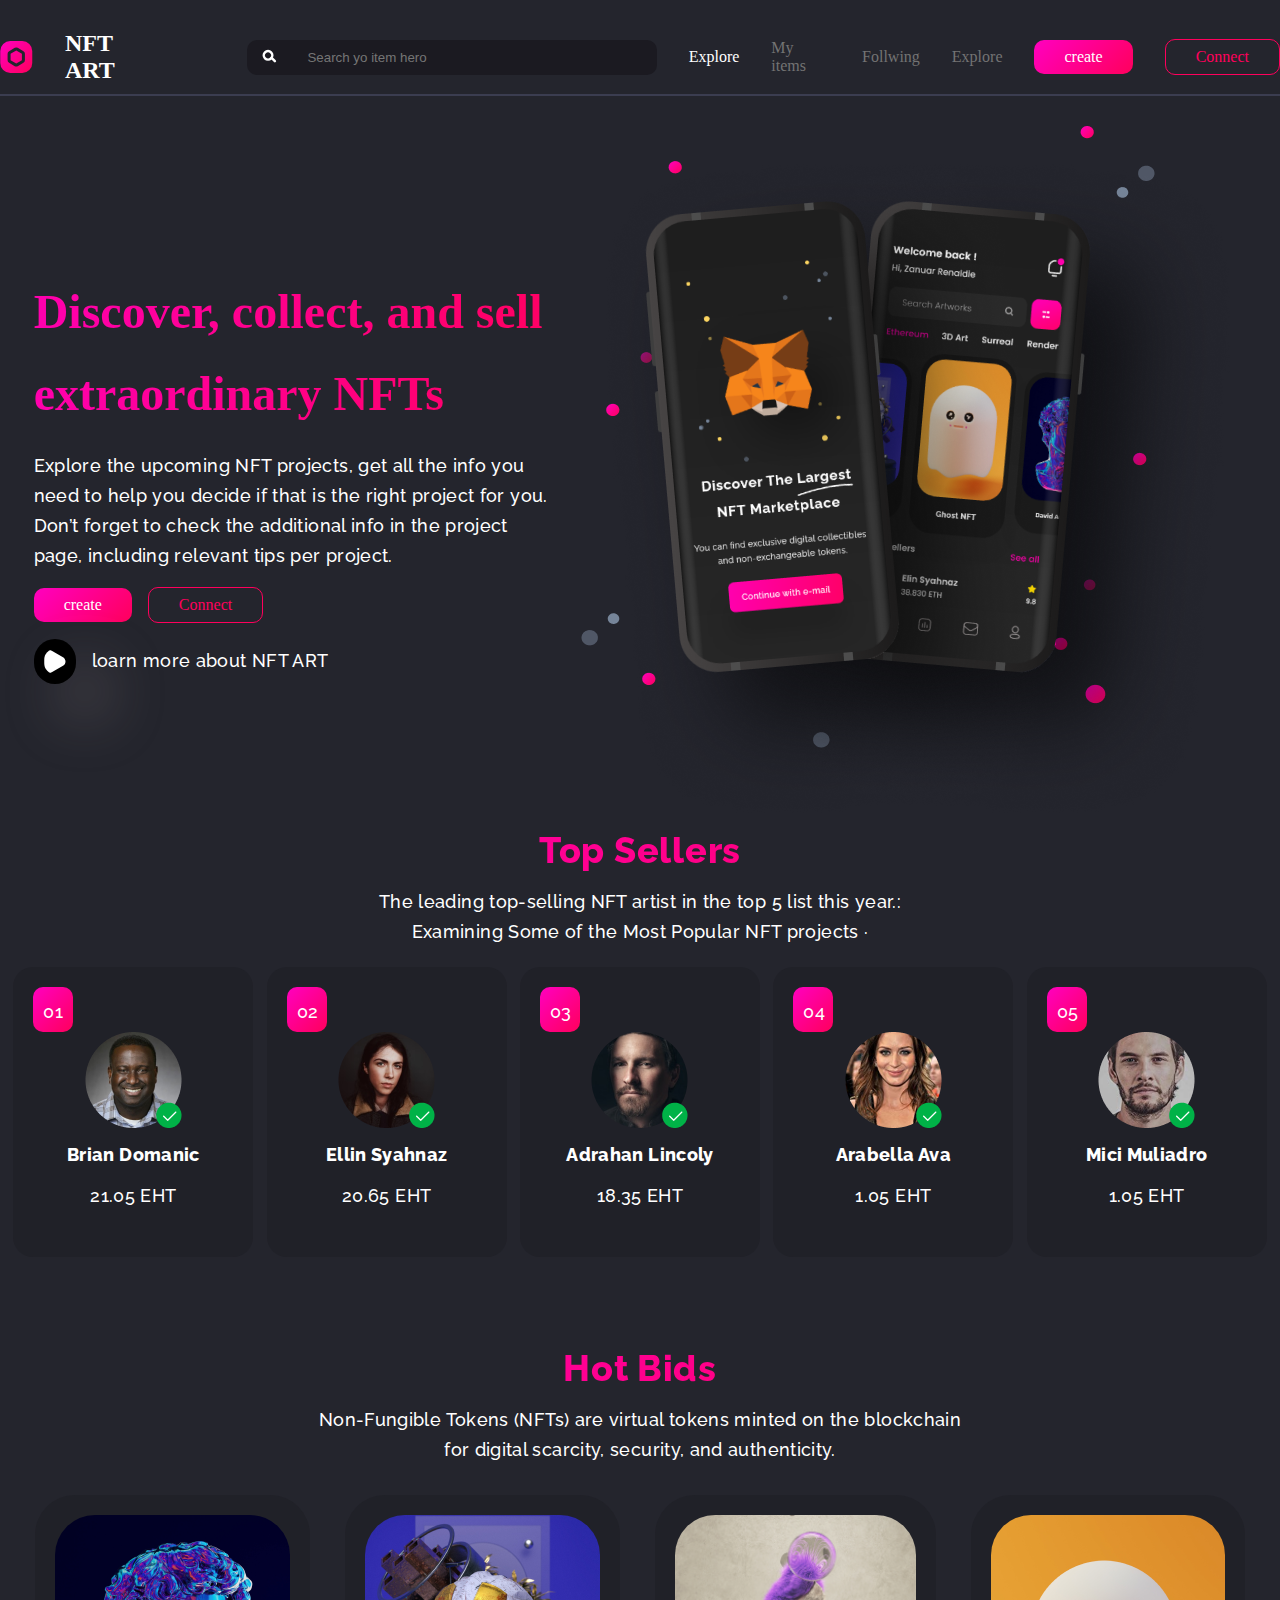
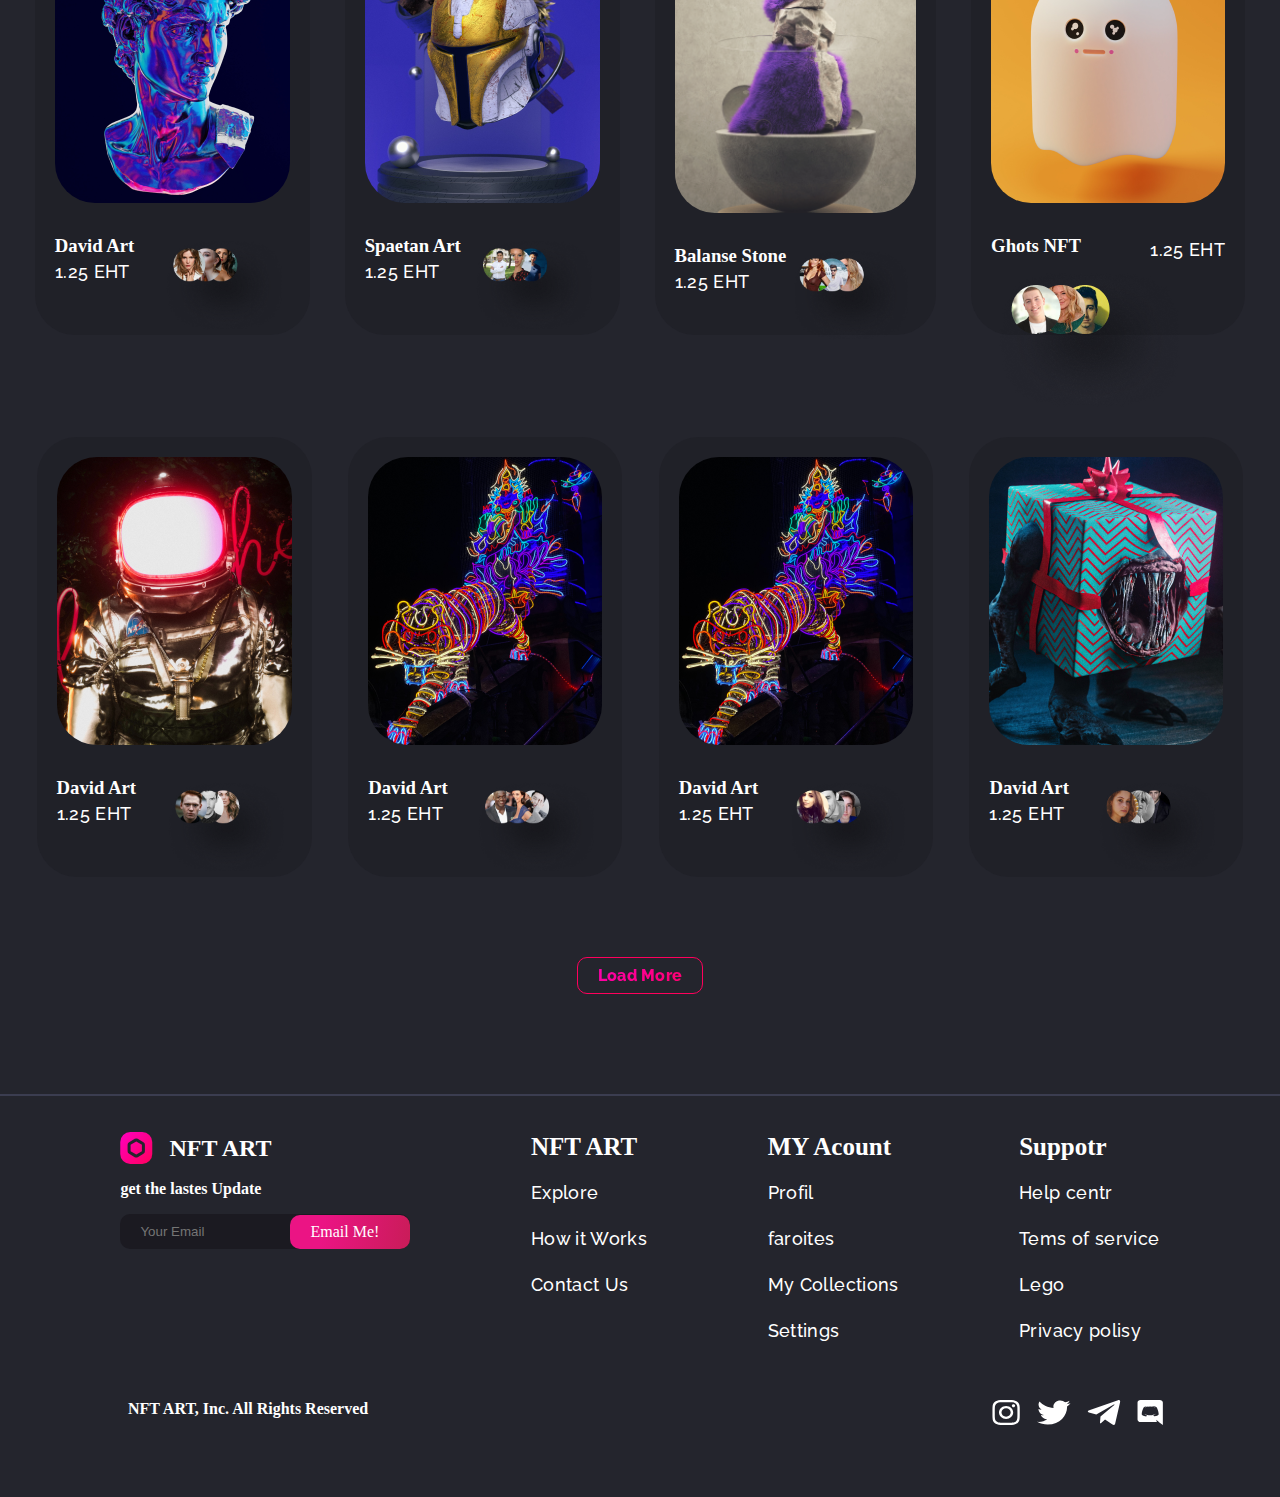
<file: 17-dars/1-topshiriq/index.html>
<!DOCTYPE html>
<html lang="en">
  <head>
    <meta charset="UTF-8" />
    <meta name="viewport" content="width=device-width, initial-scale=1.0" />
    <link rel="preconnect" href="https://fonts.googleapis.com" />
    <link rel="preconnect" href="https://fonts.gstatic.com" crossorigin />
    <link href="https://fonts.googleapis.com/css2?family=Raleway:ital,wght@0,100;0,200;0,300;0,400;0,500;0,600;0,700;0,800;0,900;1,100;1,200;1,300;1,400;1,500;1,600;1,700;1,800;1,900&display=swap" rel="stylesheet" />
    <title>NFTS</title>
    <link rel="shortcut icon" href="./icon/Group 43.svg" type="image/x-icon" />

    <link rel="stylesheet" href="./men.css" />
  </head>
  <body>
    <div class="tepa">
      <img src="./icon/Group 43.svg" alt="" />
      <h2>NFT ART</h2>
      <img src="./icon/Icon.svg" alt="" class="icom" />
      <input type="text" placeholder="Search yo item hero" />
      <a href="#">Explore</a>
      <a class="a" href="#">My items</a>
      <a class="a" href="#">Follwing</a>
      <a class="a" href="#">Explore</a>
      <a class="aa" href="#">create</a>
      <a class="aaa" href="#">Connect</a>
    </div>
    <hr />
    <div class="footr">
      <div class="chapa">
        <h1>
          Discover, collect, and sell <br />
          extraordinary NFTs
        </h1>
        <p>
          Explore the upcoming NFT projects, get all the info you <br />
          need to help you decide if that is the right project for you. <br />
          Don’t forget to check the additional info in the project <br />
          page, including relevant tips per project.
        </p>
        <span>
          <a class="aa" href="#">create</a>
          <a class="aaa" href="#">Connect</a>
        </span>
        <span>
          <img src="./icon/Polygon 2.svg" alt="" />
          <p>loarn more about NFT ART</p>
        </span>
      </div>
      <div class="onf">
        <img src="./img/Group 104.png" alt="" />
      </div>
    </div>
    <div class="ortaliq">
      <h1>Top Sellers</h1>
      <p>
        The leading top-selling NFT artist in the top 5 list this year.: <br />
        Examining Some of the Most Popular NFT projects ·
      </p>
    </div>
    <div class="hoho">
      <div class="elli">
        <p>01</p>
        <span>
          <img src="./img/Group 70.png" alt="" />
          <h3>Brian Domanic</h3>
          <p>21.05 EHT</p>
        </span>
      </div>
      <div class="elli">
        <p>02</p>
        <span>
          <img src="./img/Group 70 (1).png" alt="" />
          <h3>Ellin Syahnaz</h3>
          <p>20.65 EHT</p>
        </span>
      </div>
      <div class="elli">
        <p>03</p>
        <span>
          <img src="./img/Group 70 (2).png" alt="" />
          <h3>Adrahan Lincoly</h3>
          <p>18.35 EHT</p>
        </span>
      </div>
      <div class="elli">
        <p>04</p>
        <span>
          <img src="./img/Group 70 (3).png" alt="" />
          <h3>Arabella Ava</h3>
          <p>1.05 EHT</p>
        </span>
      </div>
      <div class="elli">
        <p>05</p>
        <span>
          <img src="./img/Group 70 (4).png" alt="" />
          <h3>Mici Muliadro</h3>
          <p>1.05 EHT</p>
        </span>
      </div>
    </div>
    <br /><br /><br /><br /><br />
    <div class="ortaliq">
      <h1>Hot Bids</h1>
      <p>
        Non-Fungible Tokens (NFTs) are virtual tokens minted on the blockchain <br />
        for digital scarcity, security, and authenticity.
      </p>
    </div>
    <div class="kattabox">
      <div class="ichikbox">
        <img src="./img/simon-lee-hbFKxsIqclc-unsplash 1.png" alt="" />
        <div>
          <span>
            <h3>David Art</h3>
            <p>1.25 EHT</p>
          </span>
          <img src="./img/Group 103.png" alt="" />
        </div>
      </div>

      <div class="ichikbox">
        <img src="./img/lekoarts-WyPFXoVrGx0-unsplash 1.png" alt="" />
        <div>
          <span>
            <h3>Spaetan Art</h3>
            <p>1.25 EHT</p>
          </span>
          <img src="./img/Group 103 (3).png" alt="" />
        </div>
      </div>

      <div class="ichikbox">
        <img src="./img/luke-jones-D7Lm00vgJD8-unsplash 1.png" alt="" />
        <div class="erer">
          <span>
            <h3>Balanse Stone</h3>
            <p>1.25 EHT</p>
          </span>
          <img class="hmyjjyhnh" src="./img/Group 103 (1).png" alt="" />
        </div>
      </div>

      <div class="ichikbox">
        <img src="./img/warren-umoh-YmTIxQbQo4I-unsplash 1.png" alt="" />
        <span class="nft">
          <div vvvvvvvvv>
            <h3>Ghots NFT</h3>
            <p>1.25 EHT</p>
          </div>
          <img src="./img/Group 103 (2).png" alt="" />
        </span>
      </div>
    </div>
    <br /><br /><br /><br />
    <div class="kattabox">
      <div class="ichikbox">
        <img src="./img/pp.png" alt="" />
        <div>
          <span>
            <h3>David Art</h3>
            <p>1.25 EHT</p>
          </span>
          <img src="./img/ppp.png" alt="" />
        </div>
      </div>

      <div class="ichikbox">
        <img src="./img/pp2.png" alt="" />
        <div>
          <span>
            <h3>David Art</h3>
            <p>1.25 EHT</p>
          </span>
          <img src="./img/ppp1.png" alt="" />
        </div>
      </div>

      <div class="ichikbox">
        <img src="./img/pp2.png" alt="" />
        <div>
          <span>
            <h3>David Art</h3>
            <p>1.25 EHT</p>
          </span>
          <img src="./img/ppp2.png" alt="" />
        </div>
      </div>

      <div class="ichikbox">
        <img src="./img/pp3.png" alt="" />
        <div>
          <span>
            <h3>David Art</h3>
            <p>1.25 EHT</p>
          </span>
          <img src="./img/ppp3.png" alt="" />
        </div>
      </div>
    </div>
    <div class="h">
      <a href="#">Load More</a>
    </div>
    <br /><br /><br /><br /><br />
    <hr />
    <br /><br />
    <div class="tagi">
      <span>
        <h2><img src="./icon/Group 43.svg" alt="" /> NFT ART</h2>
        <h4>get the lastes Update</h4>
        <input type="text" placeholder="Your Email" />
        <a href="#" class="ich">Email Me!</a>
      </span>

      <span>
        <h3>NFT ART</h3>
        <p>Explore</p>
        <p>How it Works</p>
        <p>Contact Us</p>
      </span>
      <span>
        <h3>MY Acount</h3>
        <p>Profil</p>
        <p>faroites</p>
        <p>My Collections</p>
        <p>Settings</p>
      </span>
      <span>
        <h3>Suppotr</h3>
        <p>Help centr</p>
        <p>Tems of service</p>
        <p>Lego</p>
        <p>Privacy polisy</p>
      </span>
    </div>

    <br /><br /><br />
    <div class="kujyh">
      <div class="htgt">
        <h4>NFT ART, Inc. All Rights Reserved</h4>
        <span>
          <img src="./icon/instagram (1).svg" alt="" />
          <img src="./icon/Vector (2).svg" alt="" />
          <img src="./icon/Vector (1).svg" alt="" />
          <img src="./icon/Vector.svg" alt="" />
        </span>
      </div>
    </div>
    <br /><br />
    <br /><br />
  </body>
</html>
</file>
<file: 17-dars/1-topshiriq/men.css>
* {
  margin: 0;
  padding: 0;
  color: white;
}
.tepa {
  display: flex;
  align-items: center;
  margin-top: 30px;
  /* justify-content: space-evenly; */
  gap: 2rem;
  justify-content: center;
}
.tepa .icom {
  position: relative;
  left: 65px;
}
a {
  text-decoration: none;
}
.tepa input {
  width: 300px;
  border: none;
  padding: 10px 60px;
  background: #1b1a21;
  border-radius: 10px;
}
body {
  background: #24252d;
}
.tepa .a {
  color: #737373;
}
.aa {
  padding: 8px 30px;
  background: linear-gradient(135deg, #ff00b8 7.81%, #ff005c 100%);
  border-radius: 10px;
  color: white;
}
.aaa {
  padding: 8px 30px;
  border-radius: 10px;
  border: 1px solid #ff005c;
  color: #ff005c;
}
hr {
  margin-top: 10px;
  border: 1px solid #3b3d50;
}
.footr {
  display: flex;
  justify-content: space-evenly;
  margin-top: 30px;
  align-items: center;
  flex-wrap: wrap;
}
.footr .chapa {
  display: flex;
  flex-direction: column;
  gap: 1rem;
}
.footr .chapa h1 {
  font-family: "Poppins";
  font-style: normal;
  font-weight: 700;
  font-size: 48px;
  line-height: 170%;

  background: linear-gradient(93.8deg, #ff00ae 1.02%, #ff0066 92.85%);
  -webkit-background-clip: text;
  -webkit-text-fill-color: transparent;
  background-clip: text;
  text-fill-color: transparent;
}
.footr span {
  display: flex;
  align-items: center;
  gap: 1rem;
}
.footr span img {
  padding: 10px;
  background: #000000;
  box-shadow: 30px 30px 60px rgba(170, 155, 155, 0.413);
  border-radius: 38px;
}
p {
  font-family: "Raleway";
  font-style: normal;
  font-weight: 500;
  font-size: 18px;
  line-height: 30px;

  letter-spacing: 0.02em;

  color: #ffffff;
}
.ortaliq {
  text-align: center;
  display: flex;
  flex-direction: column;
  gap: 1rem;
}
.ortaliq h1 {
  font-family: "Raleway";
  font-style: normal;
  font-weight: 800;
  font-size: 36px;
  line-height: 42px;
  letter-spacing: 0.02em;

  background: linear-gradient(135deg, #ff00b8 7.81%, #ff005c 100%);
  -webkit-background-clip: text;
  -webkit-text-fill-color: transparent;
  background-clip: text;
  text-fill-color: transparent;
}
.hoho {
  display: flex;
  justify-content: space-evenly;
  flex-wrap: wrap;
}

.hoho .elli {
  background: #202128;
  border-radius: 20px;
  width: 200px;
  height: 250px;
  padding: 20px;
  margin-top: 20px;
}
.hoho .elli span {
  display: flex;
  flex-direction: column;
  align-items: center;
  gap: 1rem;
}
.hoho .elli span h3 {
  font-family: "Raleway";
  font-style: normal;
  font-weight: 800;
  font-size: 18px;
  line-height: 21px;
  text-align: center;
  letter-spacing: 0.02em;
}

.hoho .elli > p {
  background: linear-gradient(135deg, #ff00b8 7.81%, #ff005c 100%);
  mix-blend-mode: normal;
  border-radius: 10px;
  width: 20px;
  height: 25px;
  padding: 10px;
}
.kattabox {
  display: flex;
  justify-content: space-evenly;
  flex-wrap: wrap;
}
.kattabox .ichikbox div {
  display: flex;
  justify-content: space-between;
}
.kattabox .ichikbox div img {
  width: 130px;
  height: 100px;
}
.kattabox .ichikbox {
  padding: 20px;
  gap: 1rem;
  background: #202128;
  margin-top: 30px;
  border-radius: 40px;
  height: 400px;
}
.kattabox .ichikbox > img {
  border-radius: 40px;
}
.kattabox .ichikbox {
  display: flex;
  flex-direction: column;
  gap: 2rem;
}
.h {
  display: flex;
  justify-content: center;
  margin-top: 80px;
}
.h a {
  border-radius: 10px;
  border: 1px solid #ff005c;
  padding: 8px 20px;
  font-family: "Raleway";
  font-style: normal;
  font-weight: 800;
  font-size: 16px;
  line-height: 19px;
  /* identical to box height */

  text-align: center;
  letter-spacing: 0.02em;

  background: linear-gradient(135deg, #ff00b8 7.81%, #ff005c 100%);
  -webkit-background-clip: text;
  -webkit-text-fill-color: transparent;
  background-clip: text;
  text-fill-color: transparent;
}
.tagi {
  display: flex;
  justify-content: space-evenly;
  flex-wrap: wrap;
}
.tagi span h3 {
  font-family: "Poppins";
  font-style: normal;
  font-weight: 600;
  font-size: 25px;
  line-height: 30px;
}
.tagi span input {
  width: 250px;
  padding: 10px 20px;
  background: #1b1a21;
  border-radius: 10px;
  border: none;
}
.tagi span a {
  background: linear-gradient(101.12deg, #eb1484 27.35%, #c91c58 99.99%, #c81cc5 100%, #c81cc5 100%);
  border-radius: 10px;
  padding: 8px 20px;
  position: relative;
  width: 80px;
  color: white;
  left: 170px;
  bottom: 50px;
}
.tagi span {
  display: flex;
  flex-direction: column;
  gap: 1rem;
}
.tagi span h2 {
  display: flex;
  align-items: center;
  gap: 1rem;
}
.kujyh {
  display: flex;
  justify-content: space-between;
  gap: 5rem;
  justify-content: center;
}
.htgt {
  width: 80%;
  display: flex;
  justify-content: space-between;
}
.htgt span {
  display: flex;
  gap: 1rem;
}
.vvvvvvvvv {
  display: flex;
  flex-direction: column;
}
.hmyjjyhnh {
  width: 100px;
}
.erer {
  display: flex;
  justify-content: baseline;
}
</file>
